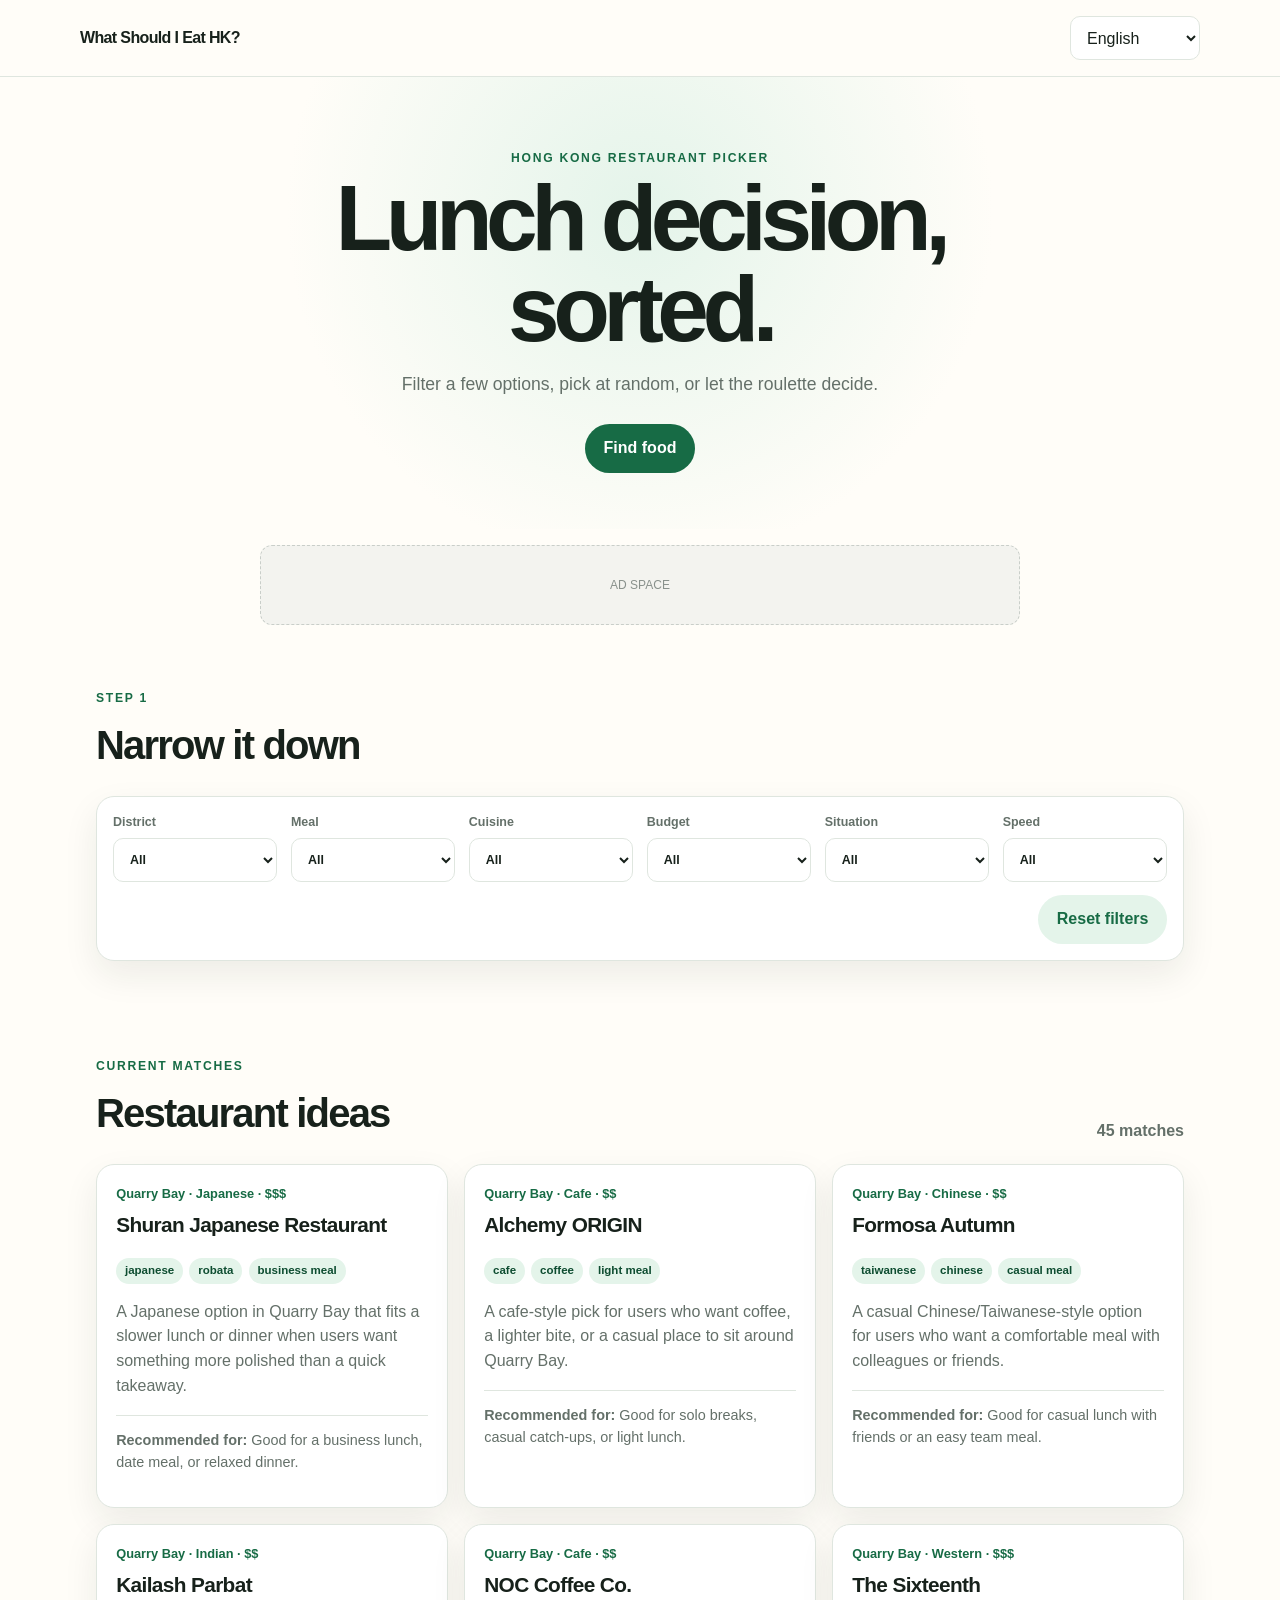
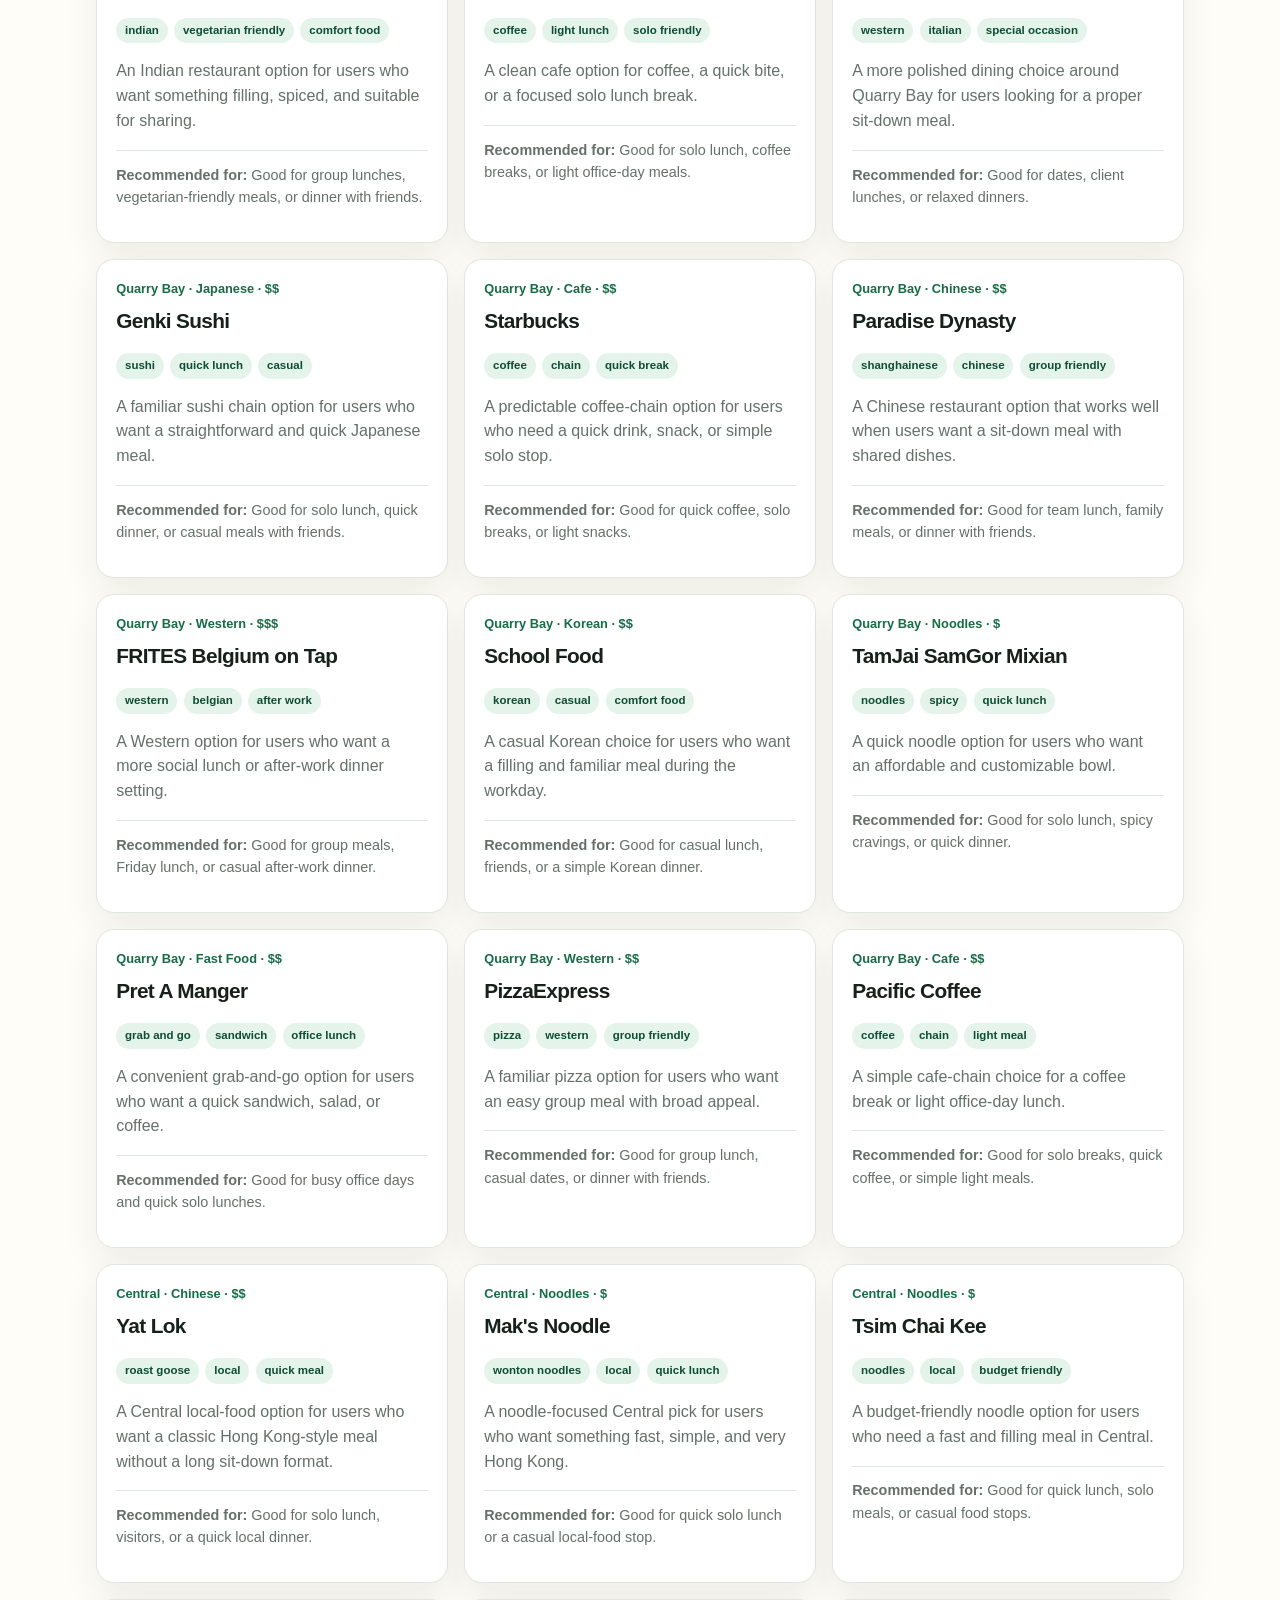
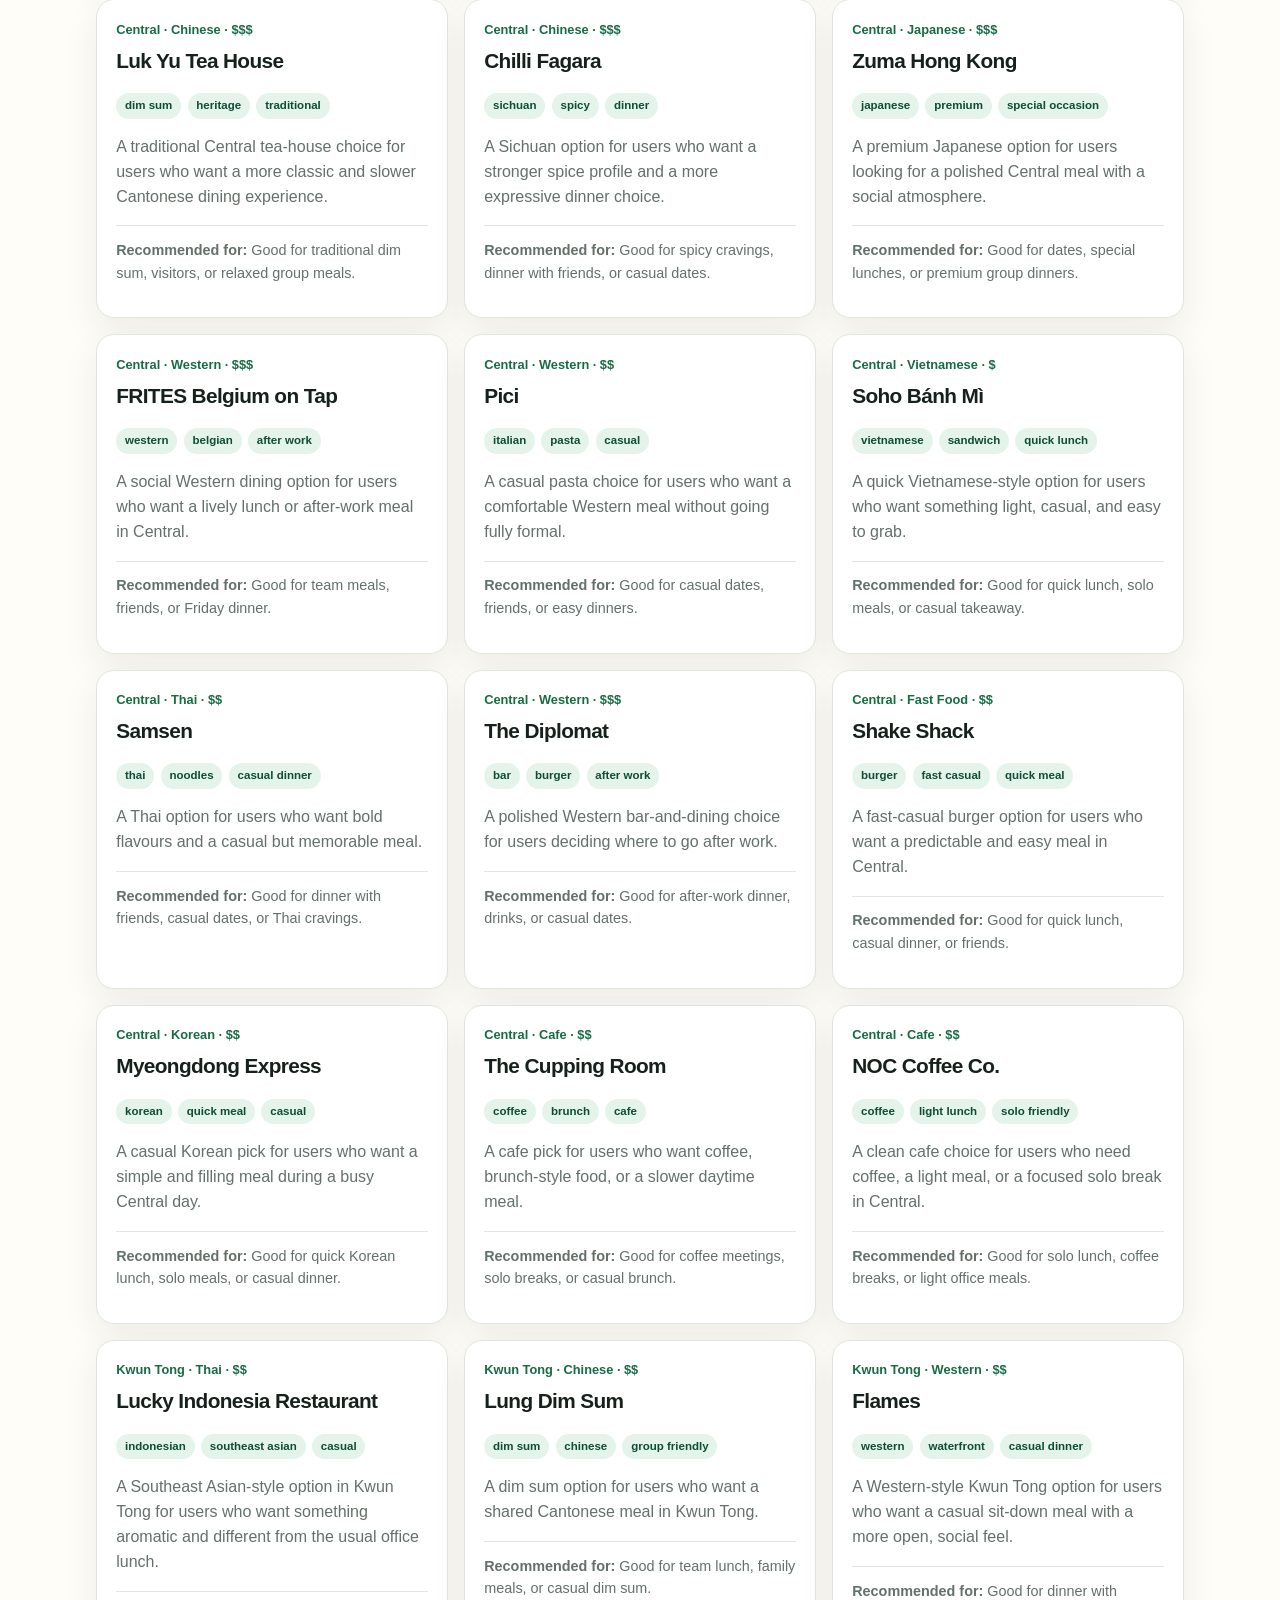
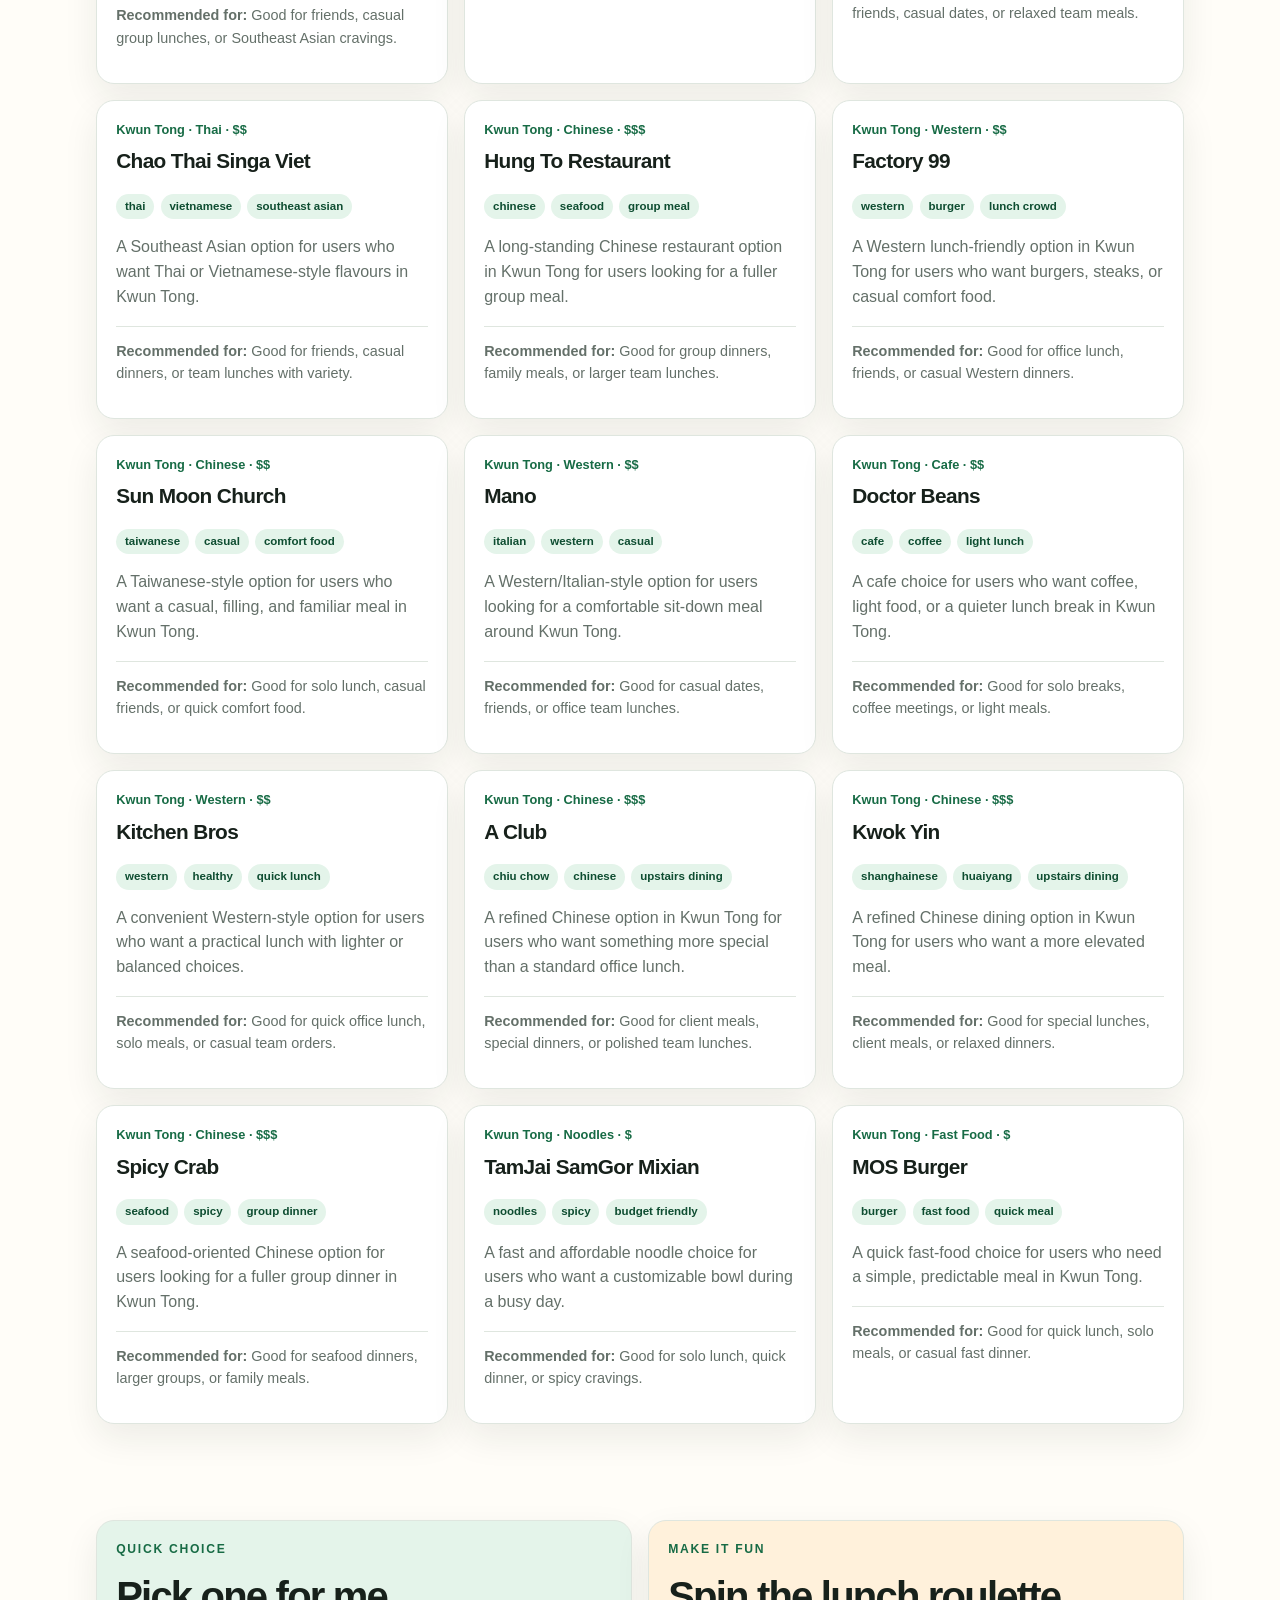
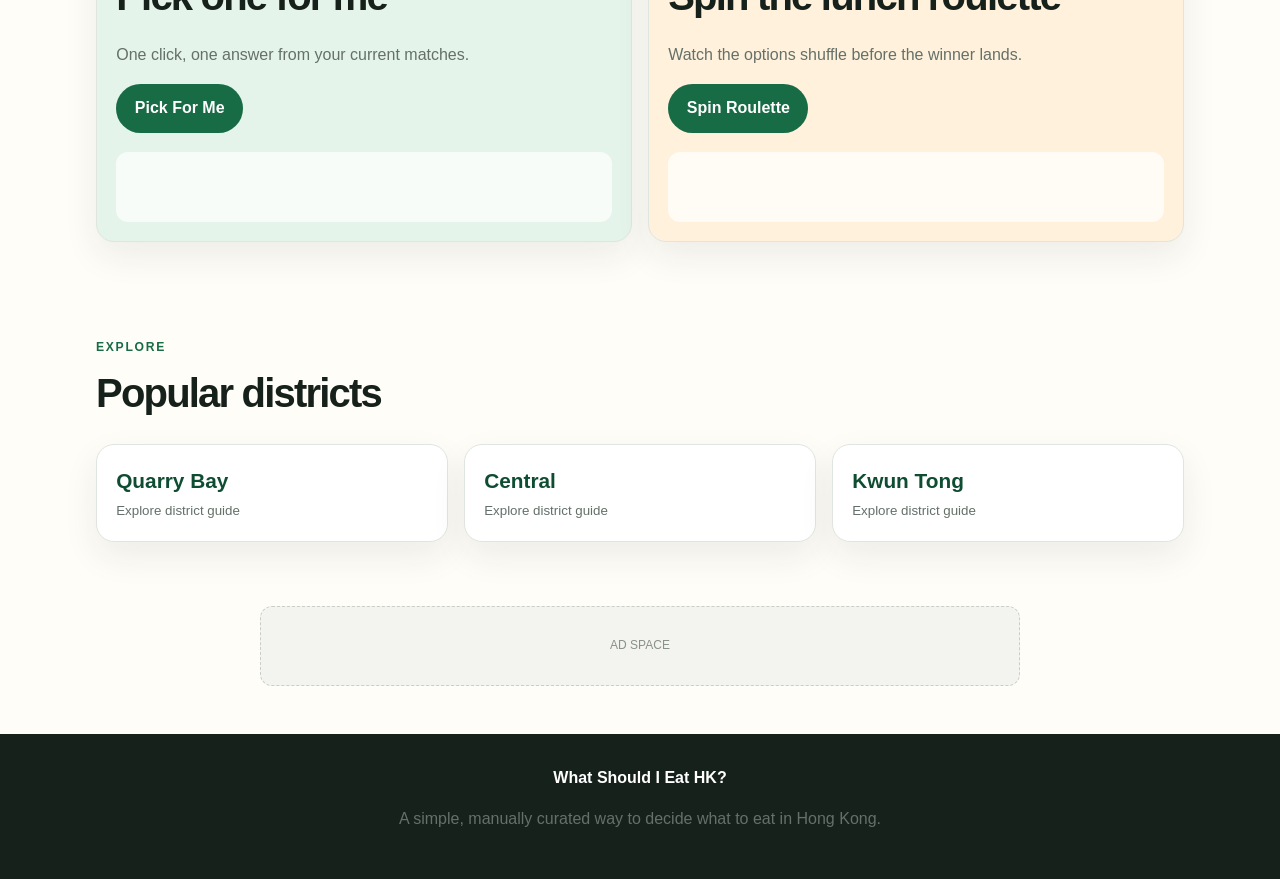
<file: index.html>
<!doctype html>
<html lang="en">
  <head>
    <meta charset="UTF-8">
    <meta name="viewport" content="width=device-width, initial-scale=1.0">
    <title>What Should I Eat HK? | Hong Kong Restaurant Picker</title>
    <meta name="description" content="Find lunch and dinner ideas in Hong Kong with a random restaurant picker and roulette tool.">
    <meta property="og:title" content="What Should I Eat HK? | Hong Kong Restaurant Picker">
    <meta property="og:description" content="Find lunch and dinner ideas in Hong Kong with a random restaurant picker and roulette tool.">
    <meta property="og:type" content="website">
    <meta property="og:locale" content="en_HK">
    <link rel="stylesheet" href="assets/css/style.css">
    <script src="assets/js/data-loader.js" defer></script>
    <script src="assets/js/roulette.js" defer></script>
    <script src="assets/js/app.js" defer></script>
  </head>
  <body>
    <header class="site-header">
      <a class="brand" href="index.html">What Should I Eat HK?</a>
      <label class="language-control" for="language">
        <span class="visually-hidden">Language</span>
        <select id="language">
          <option value="en">English</option>
          <option value="zhHant">繁體中文</option>
          <option value="zhHans">简体中文</option>
        </select>
      </label>
    </header>

    <main>
      <section class="hero" aria-labelledby="hero-title">
        <p class="eyebrow">Hong Kong restaurant picker</p>
        <h1 id="hero-title" data-i18n="heroTitle">Lunch decision, sorted.</h1>
        <p data-i18n="heroSubtitle">Filter a few options, pick at random, or let the roulette decide.</p>
        <a class="button button-primary" href="#filters" data-i18n="startButton">Find food</a>
      </section>

      <div class="ad-placeholder" aria-label="Advertisement placeholder">Ad space</div>

      <section id="filters" class="section-shell" aria-labelledby="filters-title">
        <div class="section-heading">
          <p class="eyebrow" data-i18n="stepOne">Step 1</p>
          <h2 id="filters-title" data-i18n="filtersHeading">Narrow it down</h2>
        </div>
        <form class="filter-grid" id="filter-form">
          <label><span data-i18n="districtLabel">District</span><select id="district-filter"></select></label>
          <label><span data-i18n="mealLabel">Meal</span><select id="meal-filter"></select></label>
          <label><span data-i18n="cuisineLabel">Cuisine</span><select id="cuisine-filter"></select></label>
          <label><span data-i18n="budgetLabel">Budget</span><select id="budget-filter"></select></label>
          <label><span data-i18n="situationLabel">Situation</span><select id="situation-filter"></select></label>
          <label><span data-i18n="speedLabel">Speed</span><select id="speed-filter"></select></label>
          <button class="button button-secondary" type="reset" data-i18n="resetButton">Reset filters</button>
        </form>
      </section>

      <section class="section-shell" aria-labelledby="results-title">
        <div class="section-heading heading-row">
          <div>
            <p class="eyebrow" data-i18n="matchesLabel">Current matches</p>
            <h2 id="results-title" data-i18n="resultsHeading">Restaurant ideas</h2>
          </div>
          <span id="result-count" class="result-count" aria-live="polite"></span>
        </div>
        <div id="restaurant-results" class="restaurant-grid" aria-live="polite"></div>
      </section>

      <section class="decision-grid" aria-label="Decision tools">
        <article class="decision-card">
          <p class="eyebrow" data-i18n="quickChoiceLabel">Quick choice</p>
          <h2 data-i18n="randomHeading">Pick one for me</h2>
          <p data-i18n="randomText">One click, one answer from your current matches.</p>
          <button id="random-button" class="button button-primary" type="button" data-i18n="pickButton">Pick For Me</button>
          <div id="random-result" class="decision-result" aria-live="polite"></div>
        </article>

        <article class="decision-card roulette-card">
          <p class="eyebrow" data-i18n="makeItFunLabel">Make it fun</p>
          <h2 data-i18n="rouletteHeading">Spin the lunch roulette</h2>
          <p data-i18n="rouletteText">Watch the options shuffle before the winner lands.</p>
          <button id="roulette-button" class="button button-primary" type="button" data-i18n="spinButton">Spin Roulette</button>
          <div id="roulette-result" class="decision-result roulette-result" aria-live="polite"></div>
        </article>
      </section>

      <section class="section-shell" aria-labelledby="districts-title">
        <div class="section-heading">
          <p class="eyebrow" data-i18n="exploreLabel">Explore</p>
          <h2 id="districts-title" data-i18n="districtsHeading">Popular districts</h2>
        </div>
        <div class="district-grid">
          <a href="regions/quarry-bay.html" class="district-card"><span>Quarry Bay</span><small data-i18n="districtExplore">Explore district guide</small></a>
          <a href="regions/central.html" class="district-card"><span>Central</span><small data-i18n="districtExplore">Explore district guide</small></a>
          <a href="regions/kwun-tong.html" class="district-card"><span>Kwun Tong</span><small data-i18n="districtExplore">Explore district guide</small></a>
        </div>
      </section>

      <div class="ad-placeholder" aria-label="Advertisement placeholder">Ad space</div>
    </main>

    <footer>
      <strong>What Should I Eat HK?</strong>
      <p data-i18n="footerText">A simple, manually curated way to decide what to eat in Hong Kong.</p>
    </footer>
  </body>
</html>
</file>
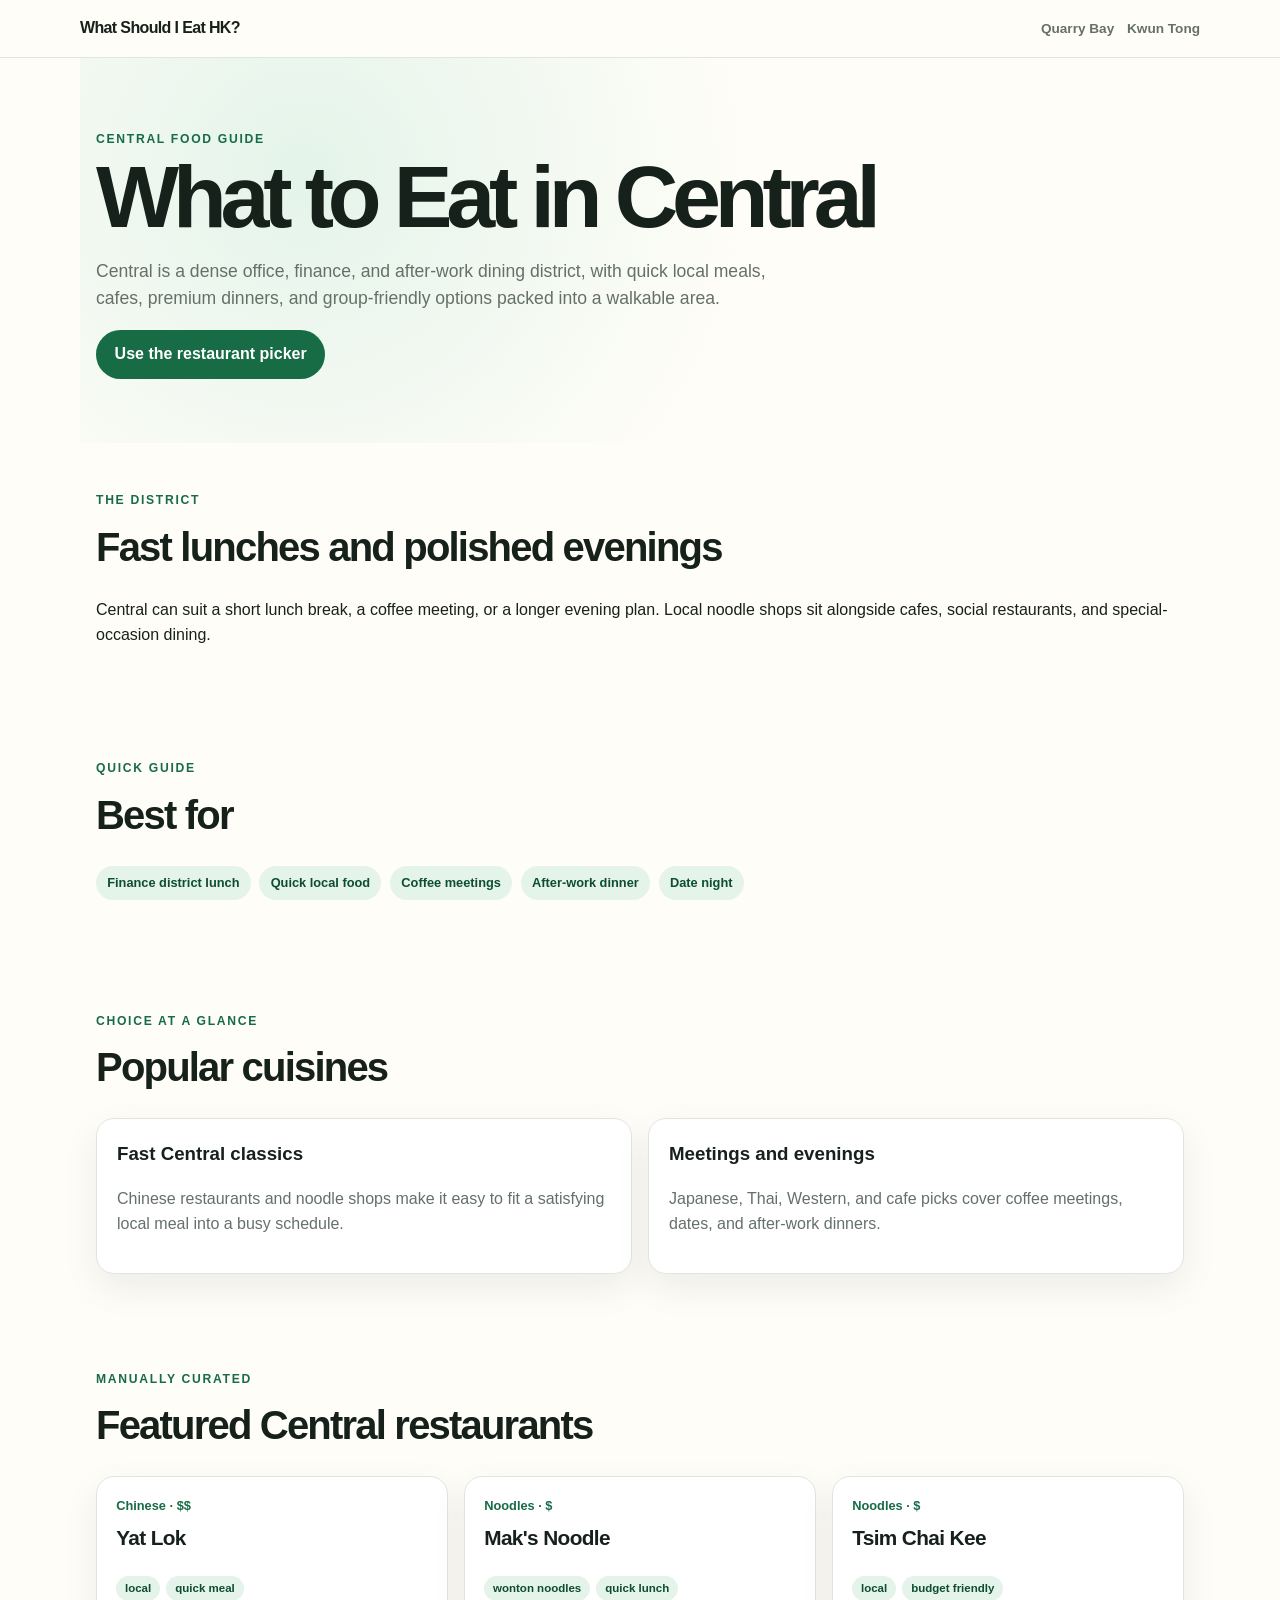
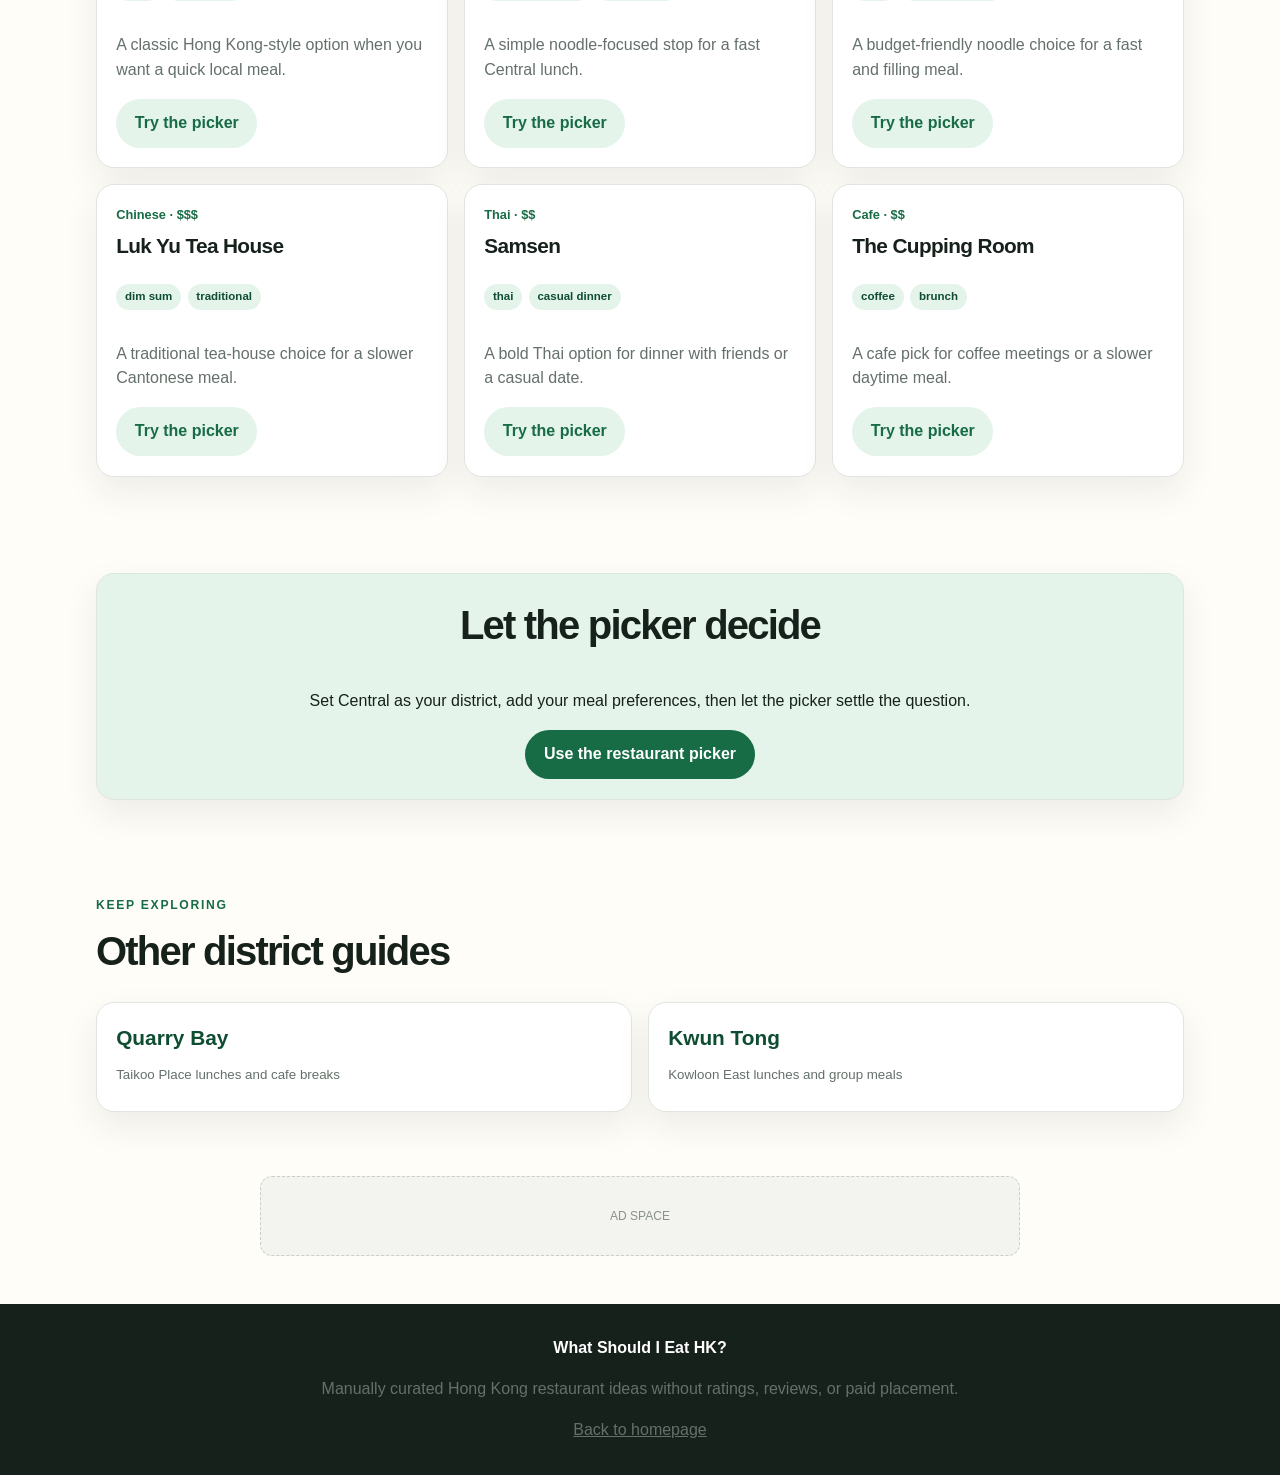
<file: regions/central.html>
<!doctype html>
<html lang="en">
  <head>
    <meta charset="UTF-8">
    <meta name="viewport" content="width=device-width, initial-scale=1.0">
    <title>What to Eat in Central | Lunch Roulette HK</title>
    <meta name="description" content="Find lunch and dinner ideas in Central Hong Kong, from quick noodles and local classics to cafes, Thai food, Japanese dining, and Western picks.">
    <link rel="canonical" href="https://what-should-i-eat-hk.pages.dev/regions/central.html">
    <meta property="og:title" content="What to Eat in Central | Lunch Roulette HK">
    <meta property="og:description" content="Explore Central Hong Kong food ideas for quick lunches, coffee meetings, and after-work dinners.">
    <meta property="og:type" content="website">
    <meta property="og:url" content="https://what-should-i-eat-hk.pages.dev/regions/central.html">
    <meta property="og:locale" content="en_HK">
    <link rel="stylesheet" href="../assets/css/style.css">
  </head>
  <body>
    <header class="site-header">
      <a class="brand" href="../index.html">What Should I Eat HK?</a>
      <nav class="header-nav" aria-label="District navigation"><a href="quarry-bay.html">Quarry Bay</a><a href="kwun-tong.html">Kwun Tong</a></nav>
    </header>
    <main>
      <section class="page-hero" aria-labelledby="page-title">
        <p class="eyebrow">Central food guide</p><h1 id="page-title">What to Eat in Central</h1>
        <p>Central is a dense office, finance, and after-work dining district, with quick local meals, cafes, premium dinners, and group-friendly options packed into a walkable area.</p>
        <a class="button button-primary" href="../index.html#filters">Use the restaurant picker</a>
      </section>
      <section class="section-shell" aria-labelledby="intro-title">
        <div class="section-heading"><p class="eyebrow">The district</p><h2 id="intro-title">Fast lunches and polished evenings</h2></div>
        <p>Central can suit a short lunch break, a coffee meeting, or a longer evening plan. Local noodle shops sit alongside cafes, social restaurants, and special-occasion dining.</p>
      </section>
      <section class="section-shell" aria-labelledby="guide-title"><div class="section-heading"><p class="eyebrow">Quick guide</p><h2 id="guide-title">Best for</h2></div><ul class="pill-list"><li>Finance district lunch</li><li>Quick local food</li><li>Coffee meetings</li><li>After-work dinner</li><li>Date night</li></ul></section>
      <section class="section-shell" aria-labelledby="cuisines-title">
        <div class="section-heading"><p class="eyebrow">Choice at a glance</p><h2 id="cuisines-title">Popular cuisines</h2></div>
        <div class="content-grid"><article class="info-card"><h3>Fast Central classics</h3><p>Chinese restaurants and noodle shops make it easy to fit a satisfying local meal into a busy schedule.</p></article><article class="info-card"><h3>Meetings and evenings</h3><p>Japanese, Thai, Western, and cafe picks cover coffee meetings, dates, and after-work dinners.</p></article></div>
      </section>
      <section class="section-shell" aria-labelledby="featured-title">
        <div class="section-heading"><p class="eyebrow">Manually curated</p><h2 id="featured-title">Featured Central restaurants</h2></div>
        <div class="featured-restaurant-grid">
          <article class="restaurant-card"><div class="restaurant-meta">Chinese · $$</div><h3>Yat Lok</h3><ul class="tags"><li>local</li><li>quick meal</li></ul><p>A classic Hong Kong-style option when you want a quick local meal.</p><a class="button button-secondary" href="../index.html#filters">Try the picker</a></article>
          <article class="restaurant-card"><div class="restaurant-meta">Noodles · $</div><h3>Mak's Noodle</h3><ul class="tags"><li>wonton noodles</li><li>quick lunch</li></ul><p>A simple noodle-focused stop for a fast Central lunch.</p><a class="button button-secondary" href="../index.html#filters">Try the picker</a></article>
          <article class="restaurant-card"><div class="restaurant-meta">Noodles · $</div><h3>Tsim Chai Kee</h3><ul class="tags"><li>local</li><li>budget friendly</li></ul><p>A budget-friendly noodle choice for a fast and filling meal.</p><a class="button button-secondary" href="../index.html#filters">Try the picker</a></article>
          <article class="restaurant-card"><div class="restaurant-meta">Chinese · $$$</div><h3>Luk Yu Tea House</h3><ul class="tags"><li>dim sum</li><li>traditional</li></ul><p>A traditional tea-house choice for a slower Cantonese meal.</p><a class="button button-secondary" href="../index.html#filters">Try the picker</a></article>
          <article class="restaurant-card"><div class="restaurant-meta">Thai · $$</div><h3>Samsen</h3><ul class="tags"><li>thai</li><li>casual dinner</li></ul><p>A bold Thai option for dinner with friends or a casual date.</p><a class="button button-secondary" href="../index.html#filters">Try the picker</a></article>
          <article class="restaurant-card"><div class="restaurant-meta">Cafe · $$</div><h3>The Cupping Room</h3><ul class="tags"><li>coffee</li><li>brunch</li></ul><p>A cafe pick for coffee meetings or a slower daytime meal.</p><a class="button button-secondary" href="../index.html#filters">Try the picker</a></article>
        </div>
      </section>
      <section class="section-shell"><div class="cta-panel"><h2>Let the picker decide</h2><p>Set Central as your district, add your meal preferences, then let the picker settle the question.</p><a class="button button-primary" href="../index.html#filters">Use the restaurant picker</a></div></section>
      <section class="section-shell" aria-labelledby="more-title"><div class="section-heading"><p class="eyebrow">Keep exploring</p><h2 id="more-title">Other district guides</h2></div><div class="internal-link-grid"><a class="district-card" href="quarry-bay.html"><span>Quarry Bay</span><small>Taikoo Place lunches and cafe breaks</small></a><a class="district-card" href="kwun-tong.html"><span>Kwun Tong</span><small>Kowloon East lunches and group meals</small></a></div></section>
      <div class="ad-placeholder" aria-label="Advertisement placeholder">Ad space</div>
    </main>
    <footer><strong>What Should I Eat HK?</strong><p>Manually curated Hong Kong restaurant ideas without ratings, reviews, or paid placement.</p><a href="../index.html">Back to homepage</a></footer>
  </body>
</html>
</file>
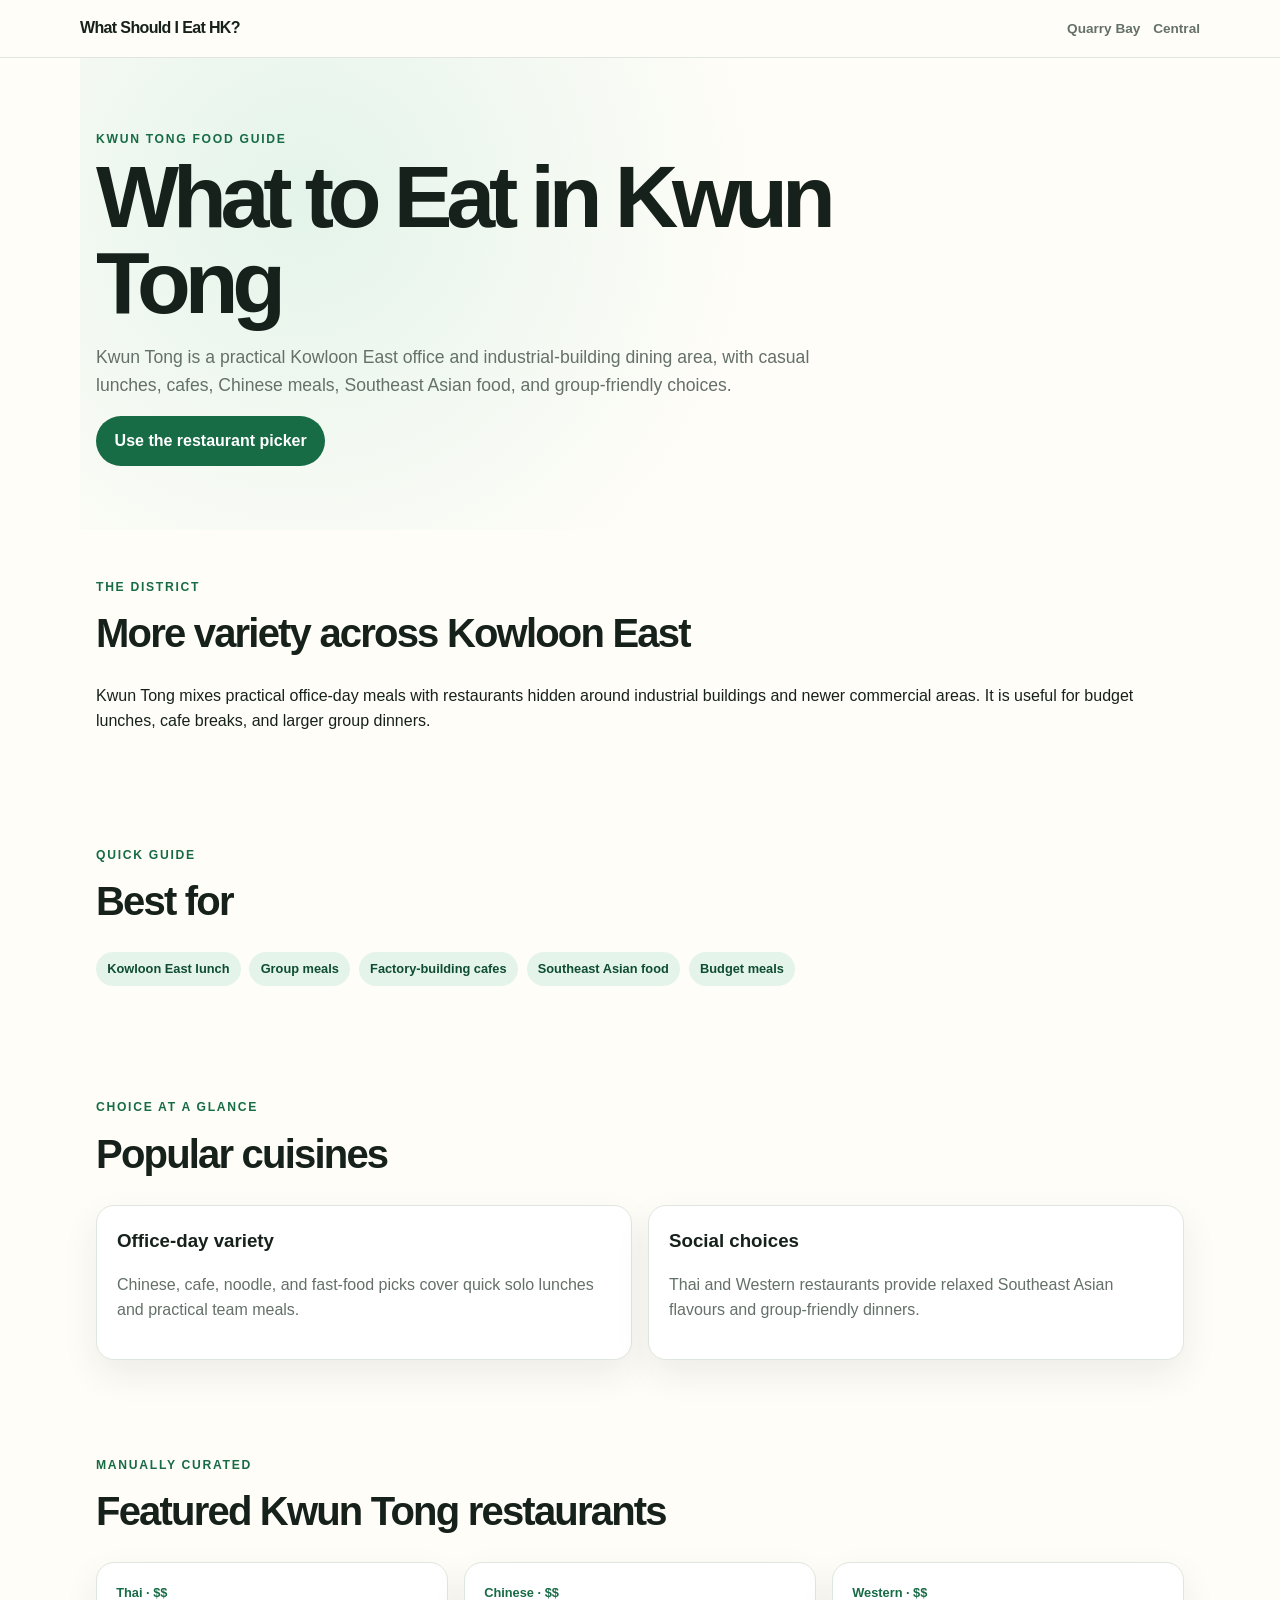
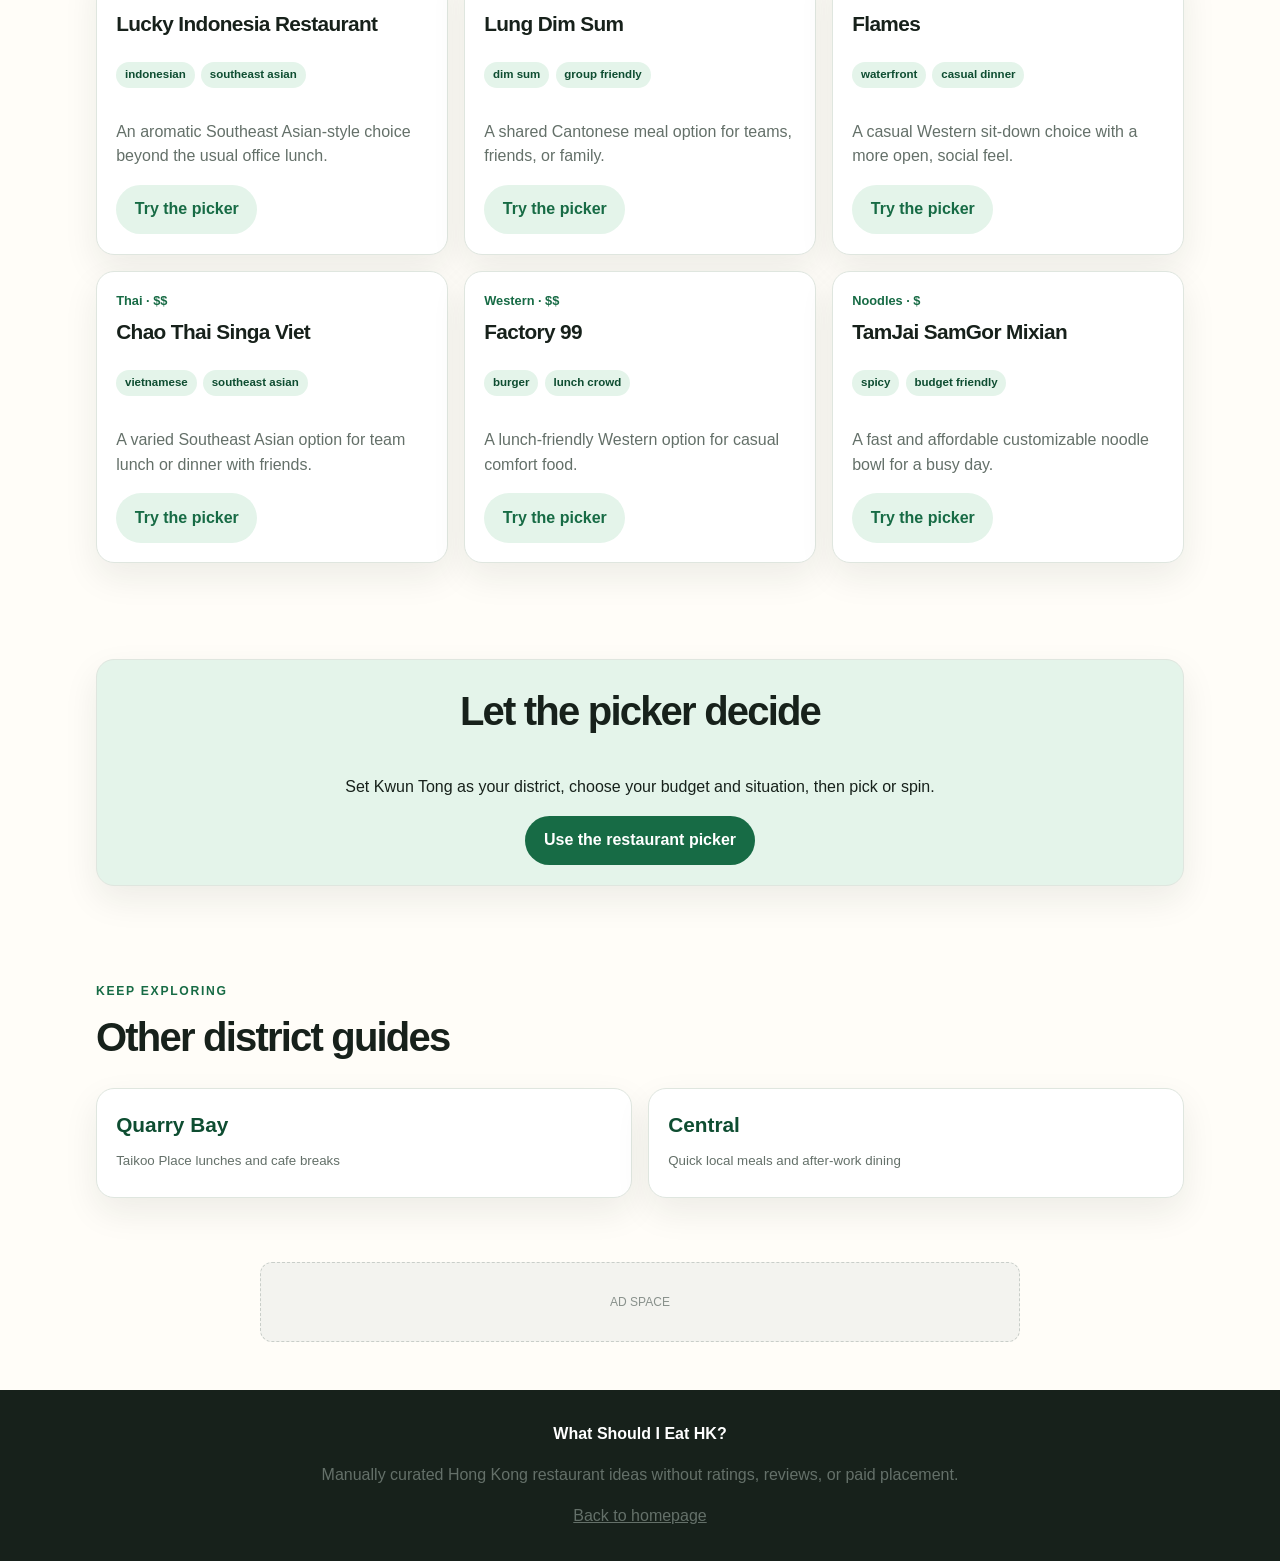
<file: regions/kwun-tong.html>
<!doctype html>
<html lang="en">
  <head>
    <meta charset="UTF-8">
    <meta name="viewport" content="width=device-width, initial-scale=1.0">
    <title>What to Eat in Kwun Tong | Lunch Roulette HK</title>
    <meta name="description" content="Find lunch and dinner ideas in Kwun Tong with manually curated restaurant picks for office workers, friends, and group meals.">
    <link rel="canonical" href="https://what-should-i-eat-hk.pages.dev/regions/kwun-tong.html">
    <meta property="og:title" content="What to Eat in Kwun Tong | Lunch Roulette HK">
    <meta property="og:description" content="Explore Kwun Tong food ideas for office lunches, Southeast Asian food, cafes, and group meals.">
    <meta property="og:type" content="website">
    <meta property="og:url" content="https://what-should-i-eat-hk.pages.dev/regions/kwun-tong.html">
    <meta property="og:locale" content="en_HK">
    <link rel="stylesheet" href="../assets/css/style.css">
  </head>
  <body>
    <header class="site-header">
      <a class="brand" href="../index.html">What Should I Eat HK?</a>
      <nav class="header-nav" aria-label="District navigation"><a href="quarry-bay.html">Quarry Bay</a><a href="central.html">Central</a></nav>
    </header>
    <main>
      <section class="page-hero" aria-labelledby="page-title">
        <p class="eyebrow">Kwun Tong food guide</p><h1 id="page-title">What to Eat in Kwun Tong</h1>
        <p>Kwun Tong is a practical Kowloon East office and industrial-building dining area, with casual lunches, cafes, Chinese meals, Southeast Asian food, and group-friendly choices.</p>
        <a class="button button-primary" href="../index.html#filters">Use the restaurant picker</a>
      </section>
      <section class="section-shell" aria-labelledby="intro-title">
        <div class="section-heading"><p class="eyebrow">The district</p><h2 id="intro-title">More variety across Kowloon East</h2></div>
        <p>Kwun Tong mixes practical office-day meals with restaurants hidden around industrial buildings and newer commercial areas. It is useful for budget lunches, cafe breaks, and larger group dinners.</p>
      </section>
      <section class="section-shell" aria-labelledby="guide-title"><div class="section-heading"><p class="eyebrow">Quick guide</p><h2 id="guide-title">Best for</h2></div><ul class="pill-list"><li>Kowloon East lunch</li><li>Group meals</li><li>Factory-building cafes</li><li>Southeast Asian food</li><li>Budget meals</li></ul></section>
      <section class="section-shell" aria-labelledby="cuisines-title">
        <div class="section-heading"><p class="eyebrow">Choice at a glance</p><h2 id="cuisines-title">Popular cuisines</h2></div>
        <div class="content-grid"><article class="info-card"><h3>Office-day variety</h3><p>Chinese, cafe, noodle, and fast-food picks cover quick solo lunches and practical team meals.</p></article><article class="info-card"><h3>Social choices</h3><p>Thai and Western restaurants provide relaxed Southeast Asian flavours and group-friendly dinners.</p></article></div>
      </section>
      <section class="section-shell" aria-labelledby="featured-title">
        <div class="section-heading"><p class="eyebrow">Manually curated</p><h2 id="featured-title">Featured Kwun Tong restaurants</h2></div>
        <div class="featured-restaurant-grid">
          <article class="restaurant-card"><div class="restaurant-meta">Thai · $$</div><h3>Lucky Indonesia Restaurant</h3><ul class="tags"><li>indonesian</li><li>southeast asian</li></ul><p>An aromatic Southeast Asian-style choice beyond the usual office lunch.</p><a class="button button-secondary" href="../index.html#filters">Try the picker</a></article>
          <article class="restaurant-card"><div class="restaurant-meta">Chinese · $$</div><h3>Lung Dim Sum</h3><ul class="tags"><li>dim sum</li><li>group friendly</li></ul><p>A shared Cantonese meal option for teams, friends, or family.</p><a class="button button-secondary" href="../index.html#filters">Try the picker</a></article>
          <article class="restaurant-card"><div class="restaurant-meta">Western · $$</div><h3>Flames</h3><ul class="tags"><li>waterfront</li><li>casual dinner</li></ul><p>A casual Western sit-down choice with a more open, social feel.</p><a class="button button-secondary" href="../index.html#filters">Try the picker</a></article>
          <article class="restaurant-card"><div class="restaurant-meta">Thai · $$</div><h3>Chao Thai Singa Viet</h3><ul class="tags"><li>vietnamese</li><li>southeast asian</li></ul><p>A varied Southeast Asian option for team lunch or dinner with friends.</p><a class="button button-secondary" href="../index.html#filters">Try the picker</a></article>
          <article class="restaurant-card"><div class="restaurant-meta">Western · $$</div><h3>Factory 99</h3><ul class="tags"><li>burger</li><li>lunch crowd</li></ul><p>A lunch-friendly Western option for casual comfort food.</p><a class="button button-secondary" href="../index.html#filters">Try the picker</a></article>
          <article class="restaurant-card"><div class="restaurant-meta">Noodles · $</div><h3>TamJai SamGor Mixian</h3><ul class="tags"><li>spicy</li><li>budget friendly</li></ul><p>A fast and affordable customizable noodle bowl for a busy day.</p><a class="button button-secondary" href="../index.html#filters">Try the picker</a></article>
        </div>
      </section>
      <section class="section-shell"><div class="cta-panel"><h2>Let the picker decide</h2><p>Set Kwun Tong as your district, choose your budget and situation, then pick or spin.</p><a class="button button-primary" href="../index.html#filters">Use the restaurant picker</a></div></section>
      <section class="section-shell" aria-labelledby="more-title"><div class="section-heading"><p class="eyebrow">Keep exploring</p><h2 id="more-title">Other district guides</h2></div><div class="internal-link-grid"><a class="district-card" href="quarry-bay.html"><span>Quarry Bay</span><small>Taikoo Place lunches and cafe breaks</small></a><a class="district-card" href="central.html"><span>Central</span><small>Quick local meals and after-work dining</small></a></div></section>
      <div class="ad-placeholder" aria-label="Advertisement placeholder">Ad space</div>
    </main>
    <footer><strong>What Should I Eat HK?</strong><p>Manually curated Hong Kong restaurant ideas without ratings, reviews, or paid placement.</p><a href="../index.html">Back to homepage</a></footer>
  </body>
</html>
</file>
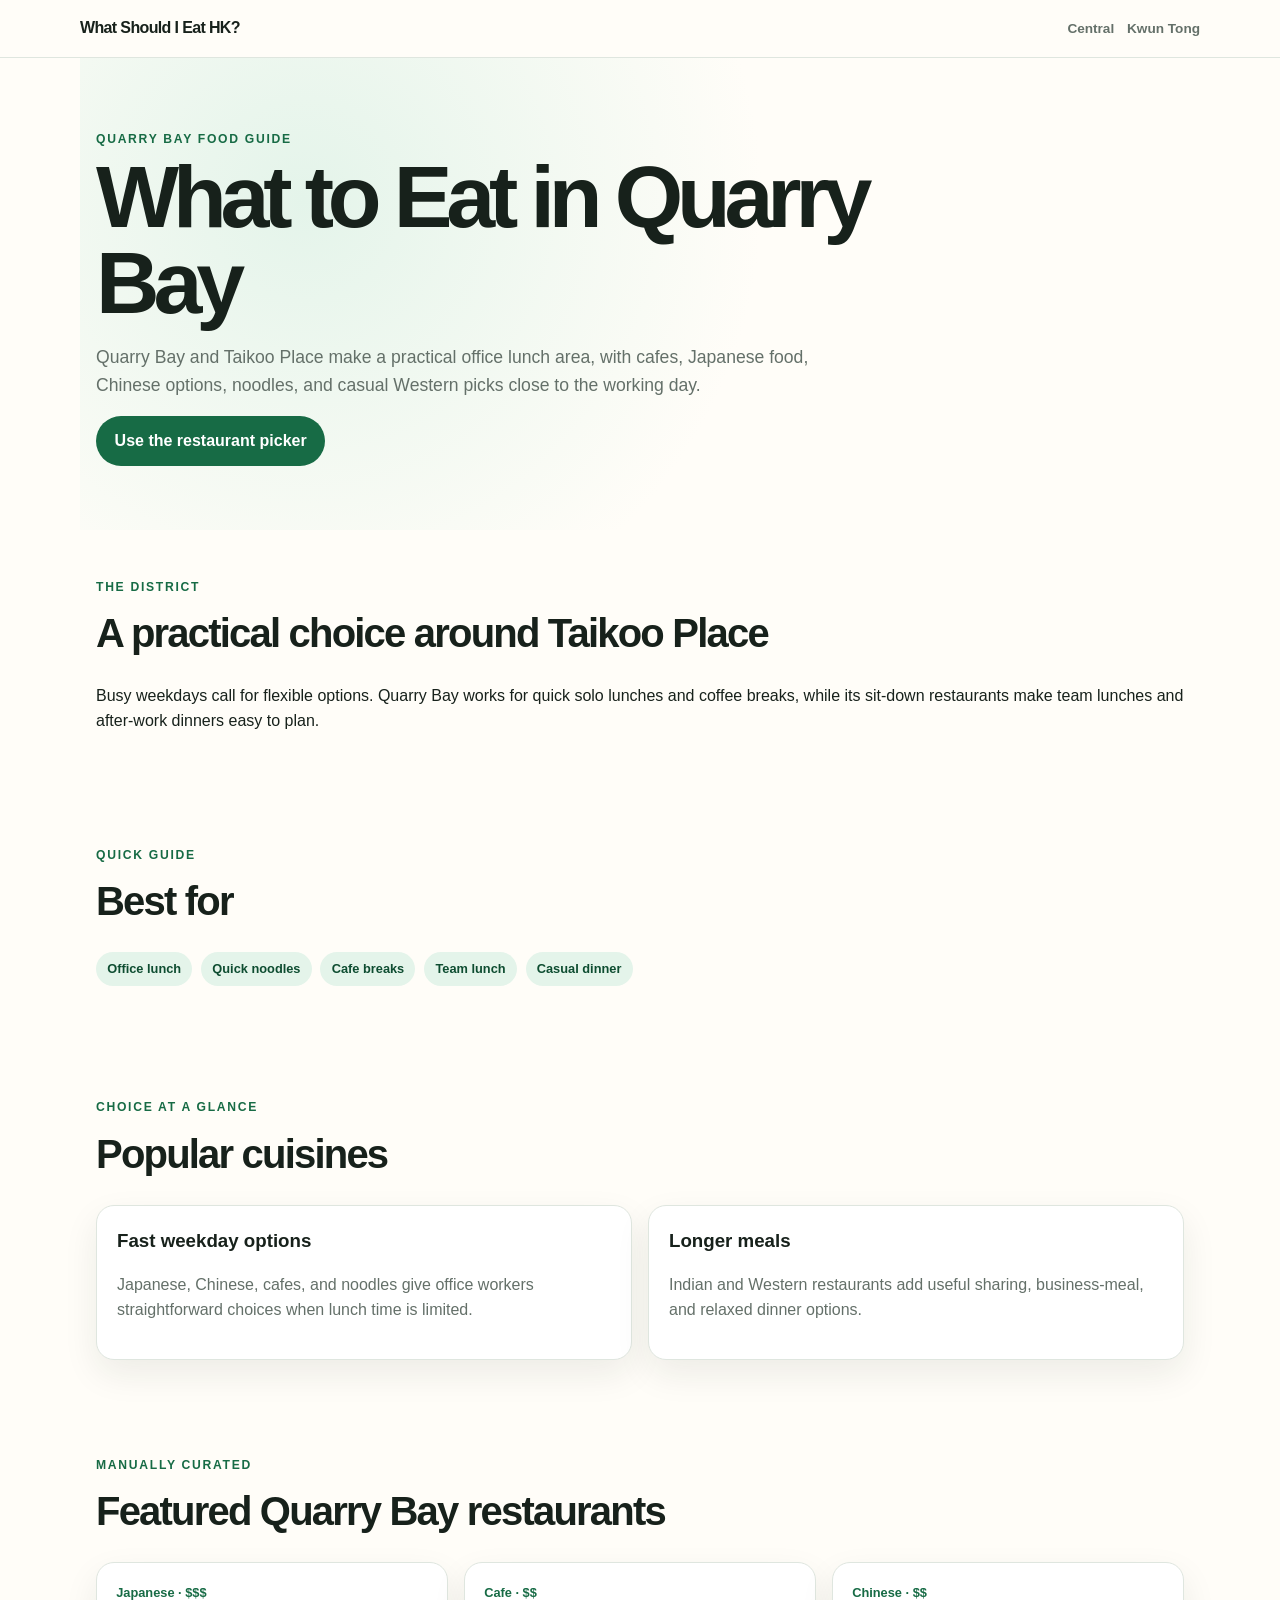
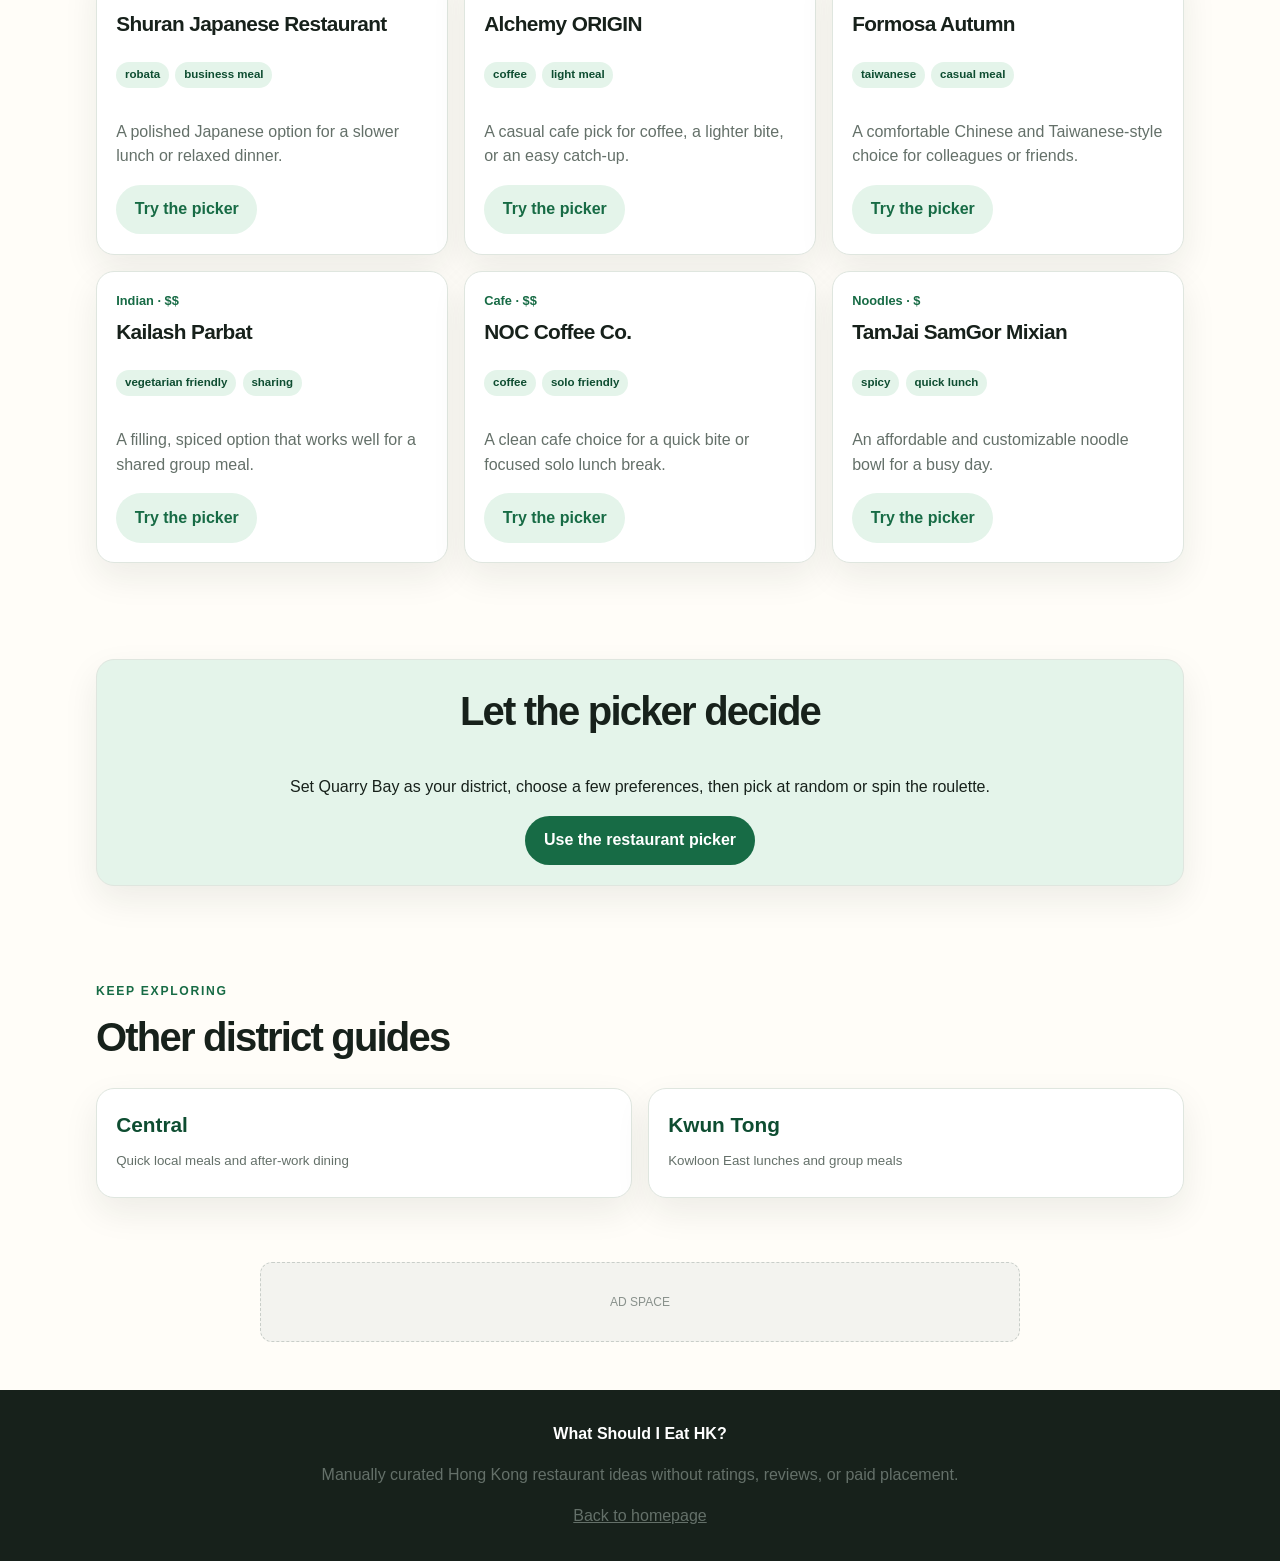
<file: regions/quarry-bay.html>
<!doctype html>
<html lang="en">
  <head>
    <meta charset="UTF-8">
    <meta name="viewport" content="width=device-width, initial-scale=1.0">
    <title>What to Eat in Quarry Bay | Lunch Roulette HK</title>
    <meta name="description" content="Find lunch and dinner ideas in Quarry Bay with manually curated restaurant picks and a random food picker for Hong Kong office workers.">
    <link rel="canonical" href="https://what-should-i-eat-hk.pages.dev/regions/quarry-bay.html">
    <meta property="og:title" content="What to Eat in Quarry Bay | Lunch Roulette HK">
    <meta property="og:description" content="Find practical Quarry Bay lunch and dinner ideas, from quick noodles and cafes to team meals.">
    <meta property="og:type" content="website">
    <meta property="og:url" content="https://what-should-i-eat-hk.pages.dev/regions/quarry-bay.html">
    <meta property="og:locale" content="en_HK">
    <link rel="stylesheet" href="../assets/css/style.css">
  </head>
  <body>
    <header class="site-header">
      <a class="brand" href="../index.html">What Should I Eat HK?</a>
      <nav class="header-nav" aria-label="District navigation">
        <a href="central.html">Central</a>
        <a href="kwun-tong.html">Kwun Tong</a>
      </nav>
    </header>
    <main>
      <section class="page-hero" aria-labelledby="page-title">
        <p class="eyebrow">Quarry Bay food guide</p>
        <h1 id="page-title">What to Eat in Quarry Bay</h1>
        <p>Quarry Bay and Taikoo Place make a practical office lunch area, with cafes, Japanese food, Chinese options, noodles, and casual Western picks close to the working day.</p>
        <a class="button button-primary" href="../index.html#filters">Use the restaurant picker</a>
      </section>
      <section class="section-shell" aria-labelledby="intro-title">
        <div class="section-heading"><p class="eyebrow">The district</p><h2 id="intro-title">A practical choice around Taikoo Place</h2></div>
        <p>Busy weekdays call for flexible options. Quarry Bay works for quick solo lunches and coffee breaks, while its sit-down restaurants make team lunches and after-work dinners easy to plan.</p>
      </section>
      <section class="section-shell" aria-labelledby="guide-title">
        <div class="section-heading"><p class="eyebrow">Quick guide</p><h2 id="guide-title">Best for</h2></div>
        <ul class="pill-list"><li>Office lunch</li><li>Quick noodles</li><li>Cafe breaks</li><li>Team lunch</li><li>Casual dinner</li></ul>
      </section>
      <section class="section-shell" aria-labelledby="cuisines-title">
        <div class="section-heading"><p class="eyebrow">Choice at a glance</p><h2 id="cuisines-title">Popular cuisines</h2></div>
        <div class="content-grid">
          <article class="info-card"><h3>Fast weekday options</h3><p>Japanese, Chinese, cafes, and noodles give office workers straightforward choices when lunch time is limited.</p></article>
          <article class="info-card"><h3>Longer meals</h3><p>Indian and Western restaurants add useful sharing, business-meal, and relaxed dinner options.</p></article>
        </div>
      </section>
      <section class="section-shell" aria-labelledby="featured-title">
        <div class="section-heading"><p class="eyebrow">Manually curated</p><h2 id="featured-title">Featured Quarry Bay restaurants</h2></div>
        <div class="featured-restaurant-grid">
          <article class="restaurant-card"><div class="restaurant-meta">Japanese · $$$</div><h3>Shuran Japanese Restaurant</h3><ul class="tags"><li>robata</li><li>business meal</li></ul><p>A polished Japanese option for a slower lunch or relaxed dinner.</p><a class="button button-secondary" href="../index.html#filters">Try the picker</a></article>
          <article class="restaurant-card"><div class="restaurant-meta">Cafe · $$</div><h3>Alchemy ORIGIN</h3><ul class="tags"><li>coffee</li><li>light meal</li></ul><p>A casual cafe pick for coffee, a lighter bite, or an easy catch-up.</p><a class="button button-secondary" href="../index.html#filters">Try the picker</a></article>
          <article class="restaurant-card"><div class="restaurant-meta">Chinese · $$</div><h3>Formosa Autumn</h3><ul class="tags"><li>taiwanese</li><li>casual meal</li></ul><p>A comfortable Chinese and Taiwanese-style choice for colleagues or friends.</p><a class="button button-secondary" href="../index.html#filters">Try the picker</a></article>
          <article class="restaurant-card"><div class="restaurant-meta">Indian · $$</div><h3>Kailash Parbat</h3><ul class="tags"><li>vegetarian friendly</li><li>sharing</li></ul><p>A filling, spiced option that works well for a shared group meal.</p><a class="button button-secondary" href="../index.html#filters">Try the picker</a></article>
          <article class="restaurant-card"><div class="restaurant-meta">Cafe · $$</div><h3>NOC Coffee Co.</h3><ul class="tags"><li>coffee</li><li>solo friendly</li></ul><p>A clean cafe choice for a quick bite or focused solo lunch break.</p><a class="button button-secondary" href="../index.html#filters">Try the picker</a></article>
          <article class="restaurant-card"><div class="restaurant-meta">Noodles · $</div><h3>TamJai SamGor Mixian</h3><ul class="tags"><li>spicy</li><li>quick lunch</li></ul><p>An affordable and customizable noodle bowl for a busy day.</p><a class="button button-secondary" href="../index.html#filters">Try the picker</a></article>
        </div>
      </section>
      <section class="section-shell"><div class="cta-panel"><h2>Let the picker decide</h2><p>Set Quarry Bay as your district, choose a few preferences, then pick at random or spin the roulette.</p><a class="button button-primary" href="../index.html#filters">Use the restaurant picker</a></div></section>
      <section class="section-shell" aria-labelledby="more-title">
        <div class="section-heading"><p class="eyebrow">Keep exploring</p><h2 id="more-title">Other district guides</h2></div>
        <div class="internal-link-grid"><a class="district-card" href="central.html"><span>Central</span><small>Quick local meals and after-work dining</small></a><a class="district-card" href="kwun-tong.html"><span>Kwun Tong</span><small>Kowloon East lunches and group meals</small></a></div>
      </section>
      <div class="ad-placeholder" aria-label="Advertisement placeholder">Ad space</div>
    </main>
    <footer><strong>What Should I Eat HK?</strong><p>Manually curated Hong Kong restaurant ideas without ratings, reviews, or paid placement.</p><a href="../index.html">Back to homepage</a></footer>
  </body>
</html>
</file>
<file: assets/css/style.css>
:root {
  --ink: #17211b;
  --muted: #647069;
  --paper: #fffdf8;
  --surface: #ffffff;
  --line: #dfe6df;
  --green: #176b45;
  --green-dark: #0e4d31;
  --mint: #e4f4ea;
  --orange: #ffb451;
  --shadow: 0 14px 35px rgba(23, 33, 27, 0.08);
}

* { box-sizing: border-box; }

html { scroll-behavior: smooth; }

body {
  margin: 0;
  color: var(--ink);
  background: var(--paper);
  font-family: -apple-system, BlinkMacSystemFont, "Segoe UI", sans-serif;
  line-height: 1.55;
}

a { color: inherit; }
button, select { font: inherit; }
button, select, a { outline-offset: 4px; }

.site-header {
  display: flex;
  align-items: center;
  justify-content: space-between;
  gap: 1rem;
  padding: 1rem max(1rem, calc((100% - 1120px) / 2));
  background: rgba(255, 253, 248, 0.95);
  border-bottom: 1px solid var(--line);
}

.brand { font-weight: 900; text-decoration: none; letter-spacing: -0.04em; }

select {
  width: 100%;
  min-height: 44px;
  padding: 0.65rem 2rem 0.65rem 0.75rem;
  color: var(--ink);
  background: var(--surface);
  border: 1px solid var(--line);
  border-radius: 10px;
}

.language-control select { width: auto; }

.hero {
  max-width: 1120px;
  margin: 0 auto;
  padding: 4.5rem 1rem 3.5rem;
  text-align: center;
  background: radial-gradient(circle at 50% 30%, var(--mint), transparent 55%);
}

.hero h1 {
  max-width: 760px;
  margin: 0.25rem auto 1rem;
  font-size: clamp(2.65rem, 9vw, 5.8rem);
  line-height: 0.98;
  letter-spacing: -0.07em;
}

.hero p:not(.eyebrow) { max-width: 620px; margin: 0 auto 1.6rem; color: var(--muted); font-size: 1.1rem; }

.eyebrow {
  margin: 0 0 0.35rem;
  color: var(--green);
  font-size: 0.76rem;
  font-weight: 900;
  letter-spacing: 0.14em;
  text-transform: uppercase;
}

.button {
  display: inline-flex;
  justify-content: center;
  align-items: center;
  min-height: 46px;
  padding: 0.7rem 1.1rem;
  border: 1px solid transparent;
  border-radius: 999px;
  font-weight: 800;
  text-decoration: none;
  cursor: pointer;
}

.button-primary { color: white; background: var(--green); }
.button-primary:hover { background: var(--green-dark); }
.button-secondary { color: var(--green); background: var(--mint); }
.button:disabled { cursor: wait; opacity: 0.55; }

.ad-placeholder {
  display: grid;
  place-items: center;
  max-width: 760px;
  min-height: 80px;
  margin: 1rem auto;
  color: #89918c;
  background: #f3f3ef;
  border: 1px dashed #c9cec9;
  border-radius: 12px;
  font-size: 0.75rem;
  text-transform: uppercase;
}

.section-shell, .decision-grid, .page-hero {
  max-width: 1120px;
  margin: 0 auto;
  padding: 3rem 1rem;
}

.section-heading { margin-bottom: 1.25rem; }
.section-heading h2, .decision-card h2 { margin: 0; font-size: clamp(1.7rem, 5vw, 2.5rem); letter-spacing: -0.045em; }
.heading-row { display: flex; align-items: end; justify-content: space-between; gap: 1rem; }
.result-count { color: var(--muted); font-weight: 800; white-space: nowrap; }

.filter-grid {
  display: grid;
  gap: 0.85rem;
  padding: 1rem;
  background: var(--surface);
  border: 1px solid var(--line);
  border-radius: 18px;
  box-shadow: var(--shadow);
}

.filter-grid label { display: grid; gap: 0.35rem; color: var(--muted); font-size: 0.78rem; font-weight: 800; }
.filter-grid .button { width: 100%; align-self: end; }

.restaurant-grid, .district-grid { display: grid; gap: 1rem; }

.restaurant-card, .decision-card, .district-card {
  padding: 1.2rem;
  background: var(--surface);
  border: 1px solid var(--line);
  border-radius: 18px;
  box-shadow: var(--shadow);
}

.restaurant-card h3 { margin: 0.35rem 0; font-size: 1.3rem; letter-spacing: -0.03em; }
.restaurant-card p { color: var(--muted); }
.restaurant-meta { color: var(--green); font-size: 0.8rem; font-weight: 900; }
.recommended { padding-top: 0.8rem; border-top: 1px solid var(--line); font-size: 0.9rem; }

.tags { display: flex; flex-wrap: wrap; gap: 0.4rem; padding: 0; list-style: none; }
.tags li { padding: 0.25rem 0.55rem; background: var(--mint); border-radius: 999px; color: var(--green-dark); font-size: 0.72rem; font-weight: 800; }

.decision-grid { display: grid; gap: 1rem; }
.decision-card { min-height: 300px; background: var(--mint); }
.decision-card p:not(.eyebrow) { color: var(--muted); }
.roulette-card { background: #fff1db; }
.decision-result { min-height: 70px; margin-top: 1.2rem; padding: 1rem; background: rgba(255, 255, 255, 0.72); border-radius: 12px; font-weight: 900; }
.roulette-result.is-spinning { animation: pulse 0.35s ease-in-out infinite alternate; }

.district-card { display: grid; gap: 0.25rem; color: var(--green-dark); text-decoration: none; }
.district-card span { font-size: 1.3rem; font-weight: 900; }
.district-card small { color: var(--muted); }

.header-nav { display: flex; align-items: center; gap: 0.8rem; }
.header-nav a { color: var(--muted); font-size: 0.85rem; font-weight: 800; text-decoration: none; }
.header-nav a:hover { color: var(--green); }

.page-hero { padding-top: 4.5rem; padding-bottom: 4rem; background: radial-gradient(circle at 20% 30%, var(--mint), transparent 48%); }
.page-hero h1 { max-width: 850px; margin: 0.25rem 0 1rem; font-size: clamp(2.65rem, 9vw, 5.5rem); line-height: 0.98; letter-spacing: -0.07em; }
.page-hero p:not(.eyebrow) { max-width: 720px; color: var(--muted); font-size: 1.1rem; }

.content-grid, .internal-link-grid, .featured-restaurant-grid { display: grid; gap: 1rem; }
.info-card, .cta-panel {
  padding: 1.25rem;
  background: var(--surface);
  border: 1px solid var(--line);
  border-radius: 18px;
  box-shadow: var(--shadow);
}
.info-card h3 { margin-top: 0; }
.info-card p { color: var(--muted); }
.pill-list { display: flex; flex-wrap: wrap; gap: 0.55rem; padding: 0; list-style: none; }
.pill-list li { padding: 0.45rem 0.7rem; color: var(--green-dark); background: var(--mint); border-radius: 999px; font-size: 0.8rem; font-weight: 800; }
.featured-restaurant-grid .restaurant-card { display: flex; flex-direction: column; }
.featured-restaurant-grid .restaurant-card .button { margin-top: auto; align-self: flex-start; }
.cta-panel { text-align: center; background: var(--mint); }
.cta-panel h2 { margin-top: 0; font-size: clamp(1.7rem, 5vw, 2.5rem); letter-spacing: -0.045em; }
.internal-link-grid .district-card { min-height: 110px; }

.empty-state { grid-column: 1 / -1; padding: 2rem; text-align: center; color: var(--muted); background: var(--surface); border: 1px dashed var(--line); border-radius: 18px; }

footer { margin-top: 3rem; padding: 2rem 1rem; text-align: center; color: var(--muted); background: var(--ink); }
footer strong { color: white; }

.visually-hidden { position: absolute; width: 1px; height: 1px; padding: 0; margin: -1px; overflow: hidden; clip: rect(0, 0, 0, 0); white-space: nowrap; border: 0; }

@keyframes pulse { from { transform: scale(0.98); } to { transform: scale(1.02); } }

@media (min-width: 700px) {
  .filter-grid { grid-template-columns: repeat(3, 1fr); }
  .restaurant-grid, .district-grid { grid-template-columns: repeat(3, 1fr); }
  .decision-grid { grid-template-columns: repeat(2, 1fr); }
  .content-grid, .internal-link-grid { grid-template-columns: repeat(2, 1fr); }
  .featured-restaurant-grid { grid-template-columns: repeat(2, 1fr); }
}

@media (min-width: 1000px) {
  .filter-grid { grid-template-columns: repeat(6, 1fr); }
  .filter-grid .button { grid-column: 1 / -1; width: auto; justify-self: end; }
  .featured-restaurant-grid { grid-template-columns: repeat(3, 1fr); }
}

@media (prefers-reduced-motion: reduce) {
  html { scroll-behavior: auto; }
  *, *::before, *::after { animation-duration: 0.01ms !important; animation-iteration-count: 1 !important; }
}
</file>
